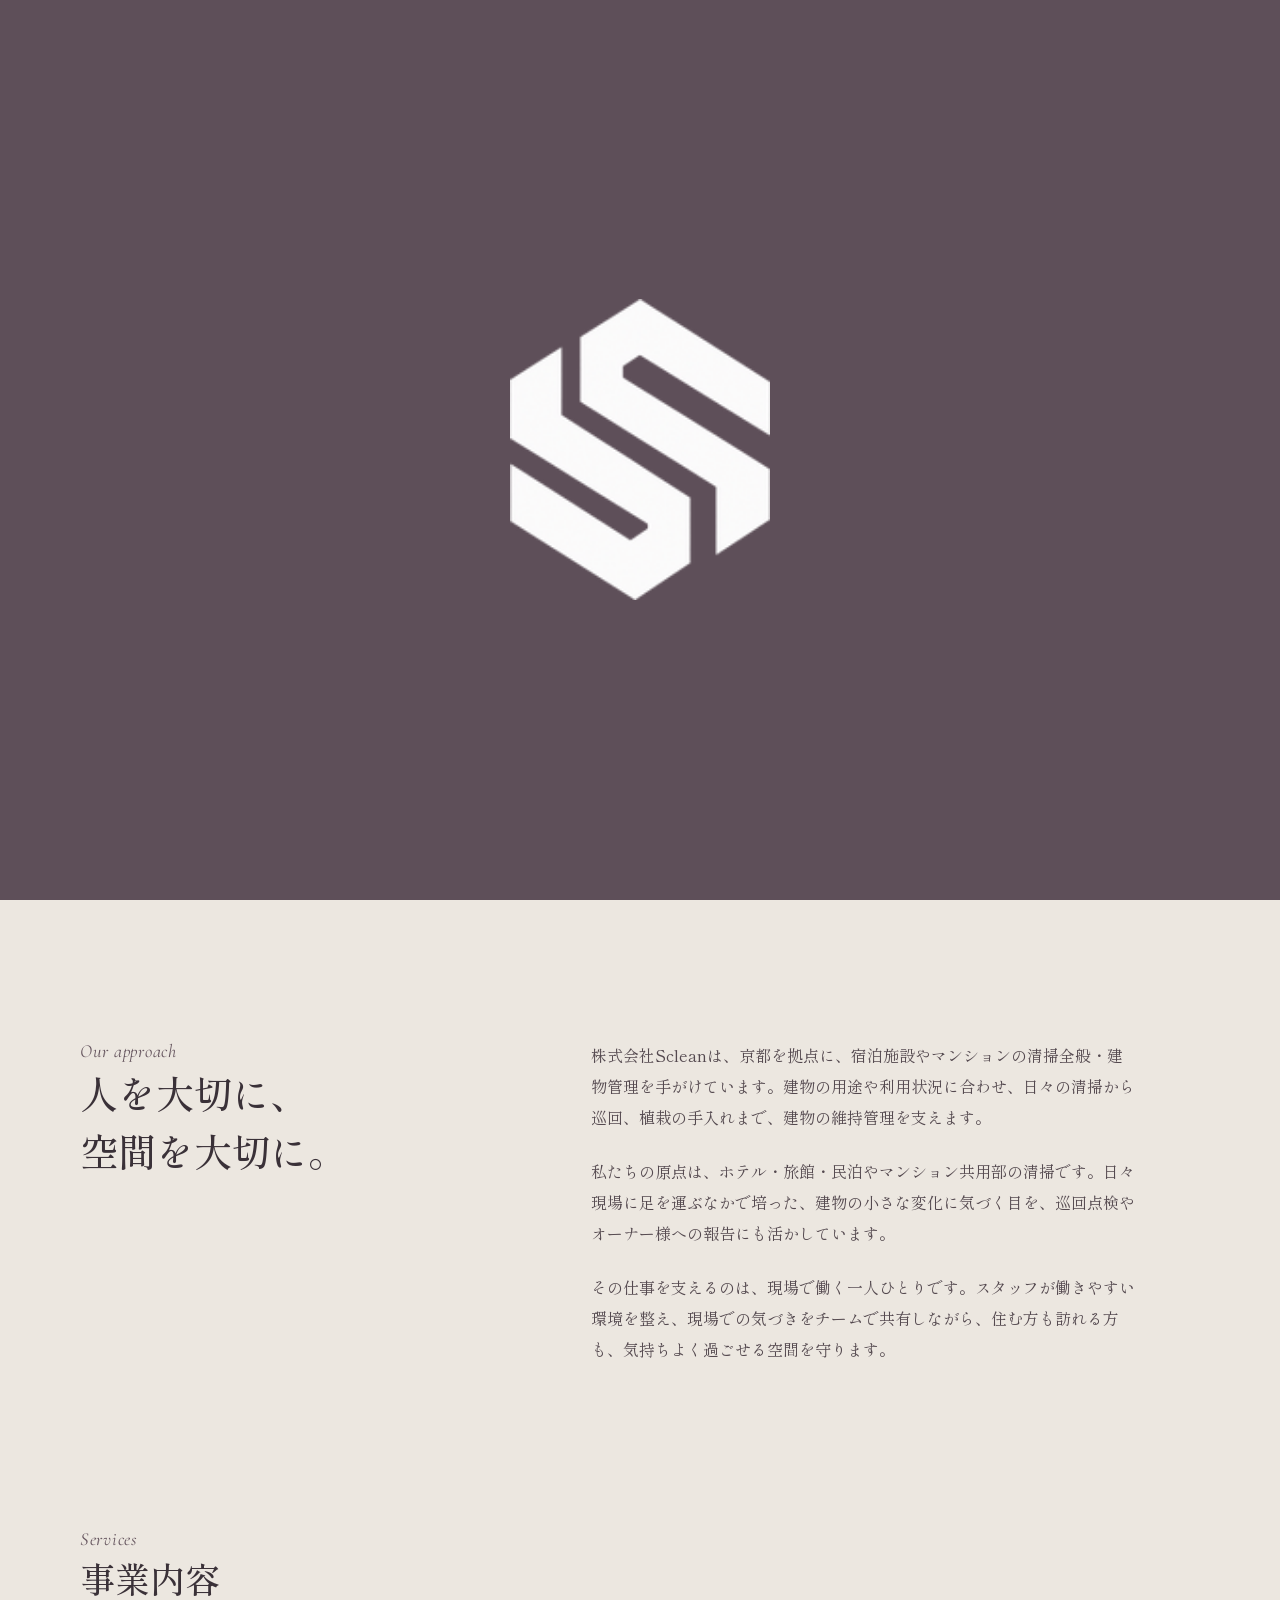
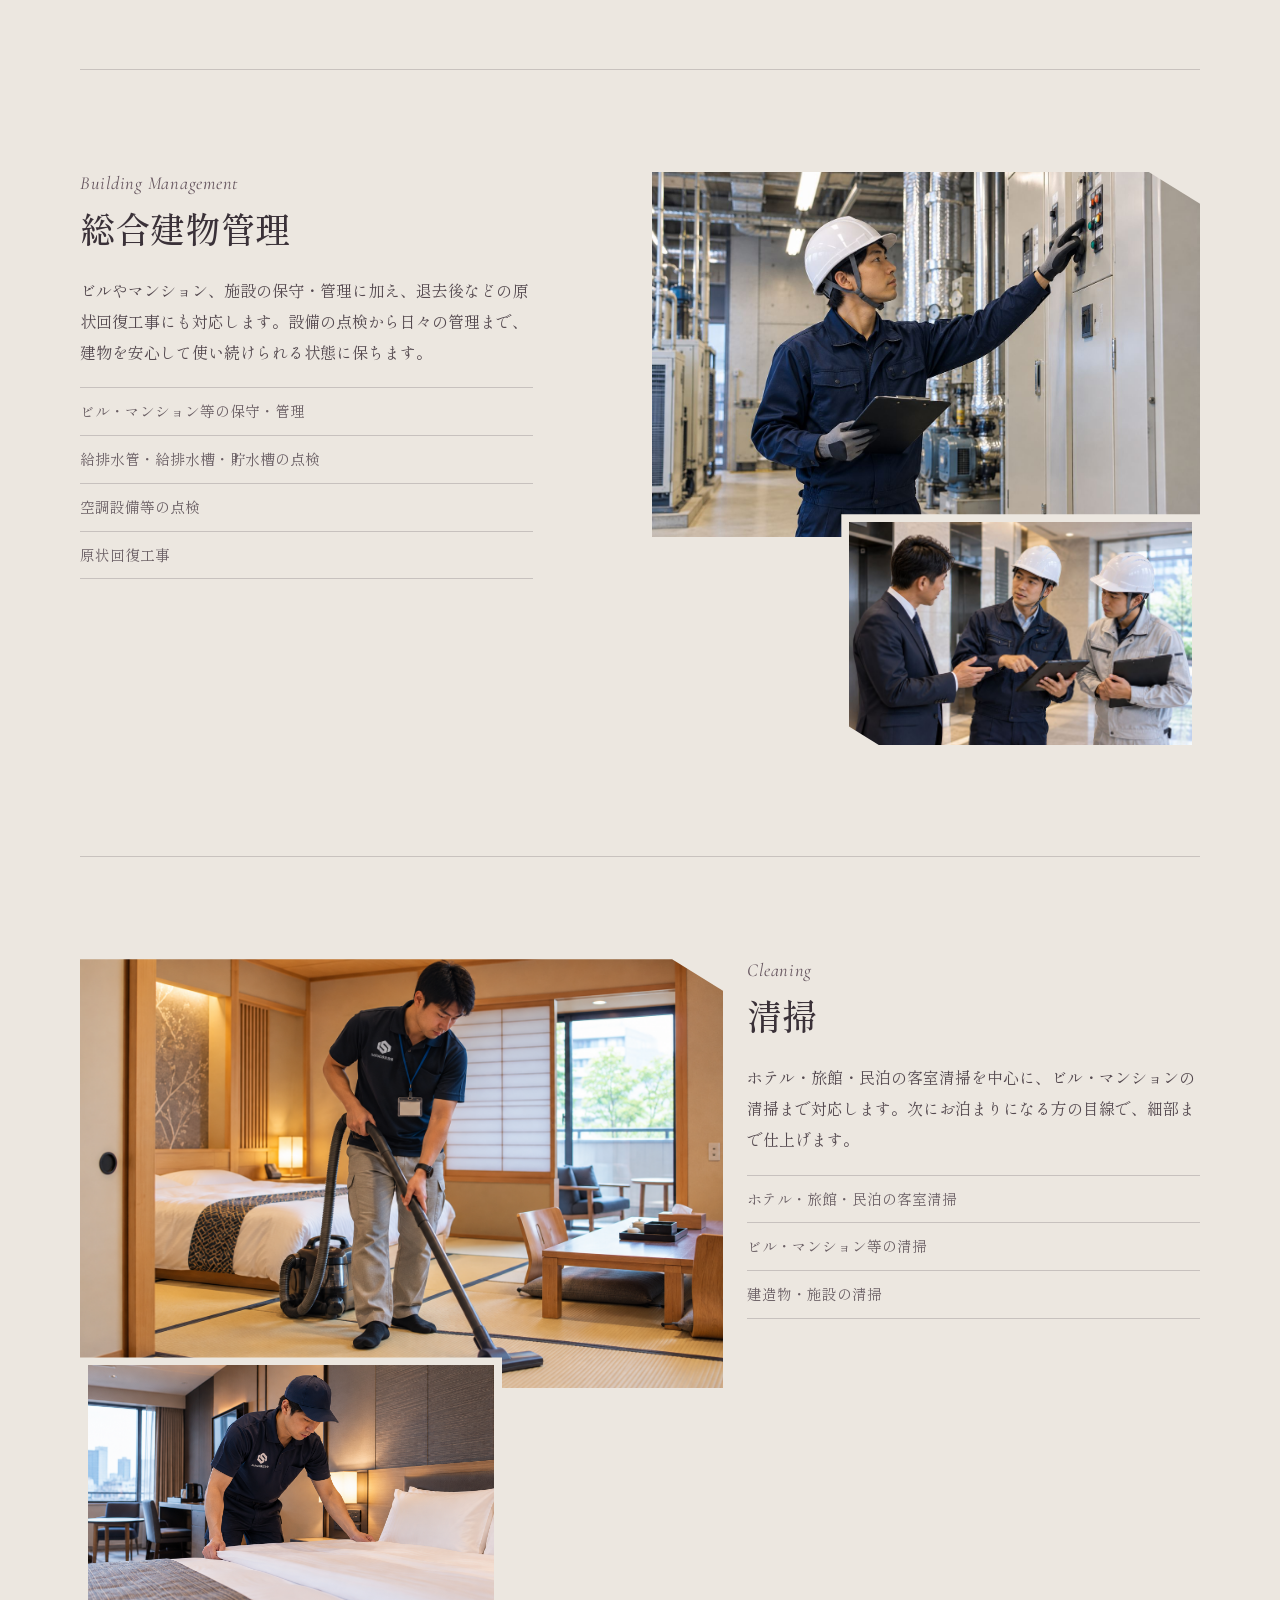
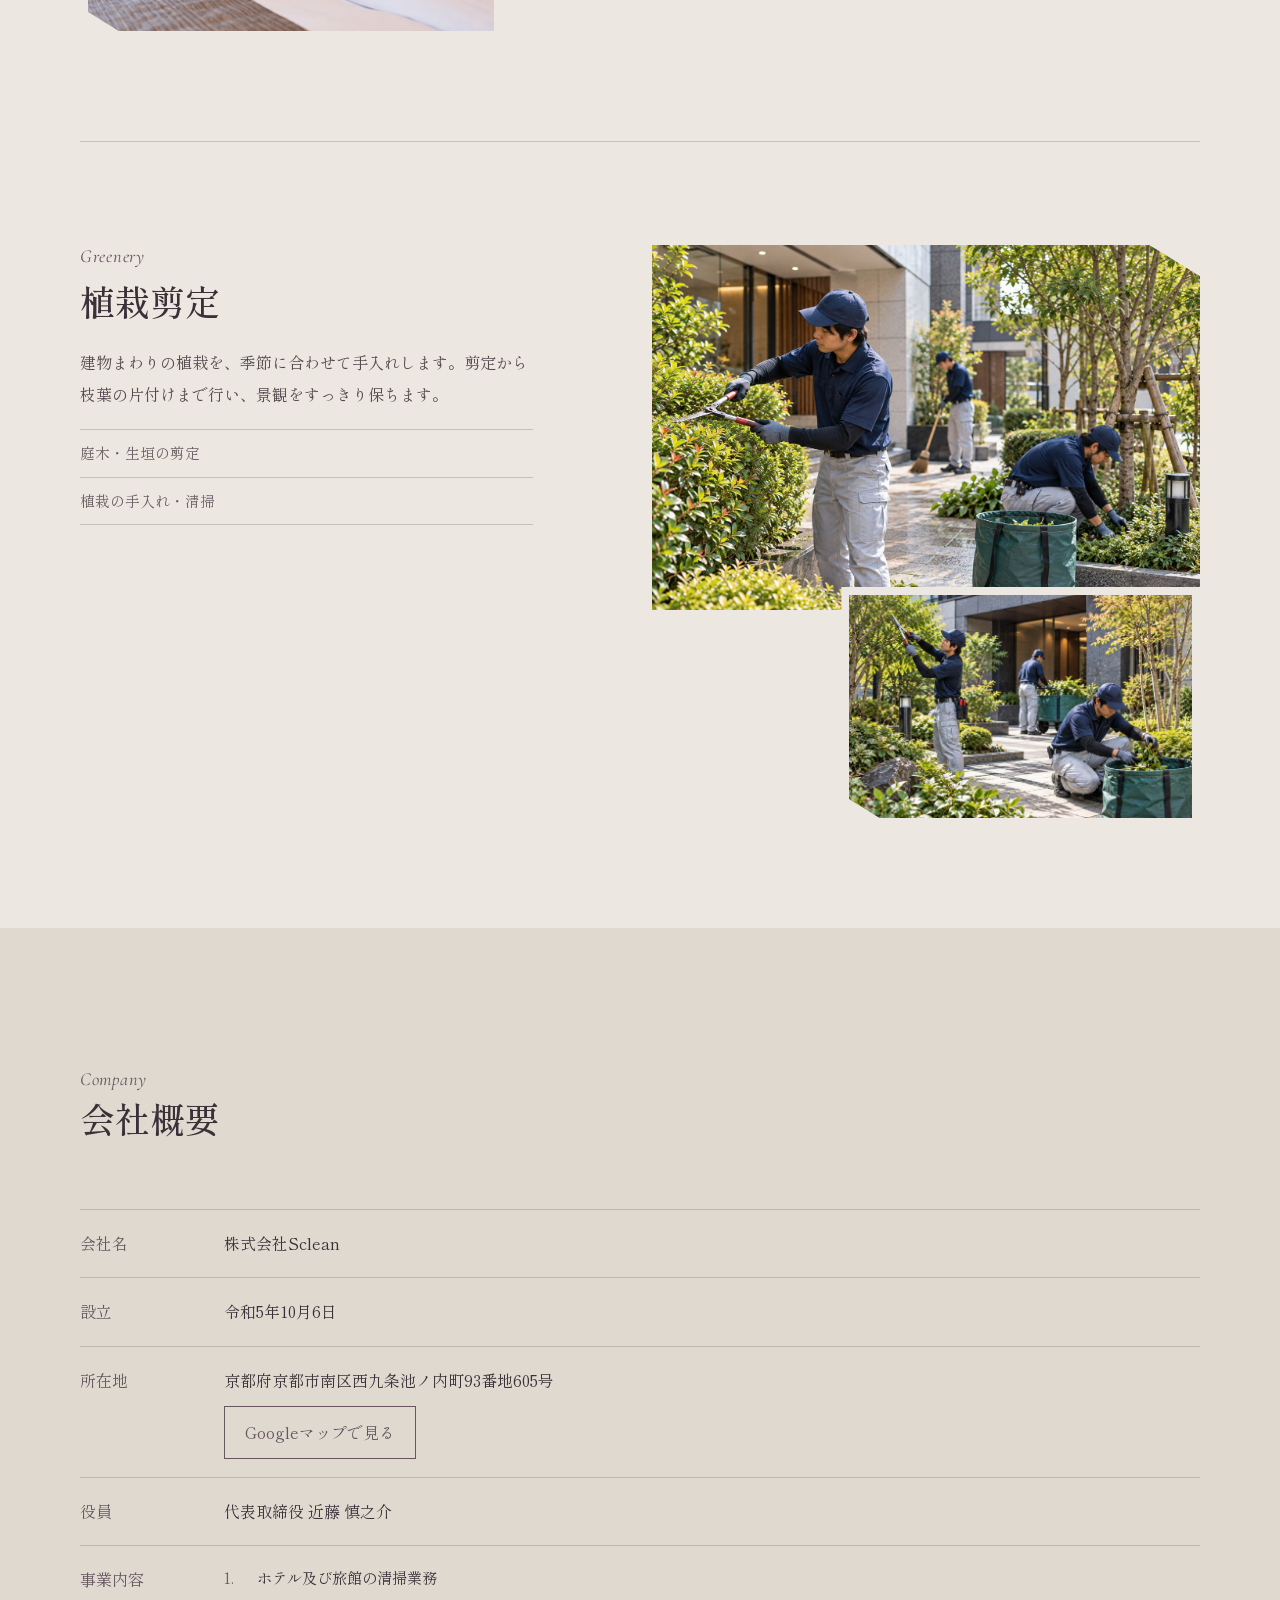
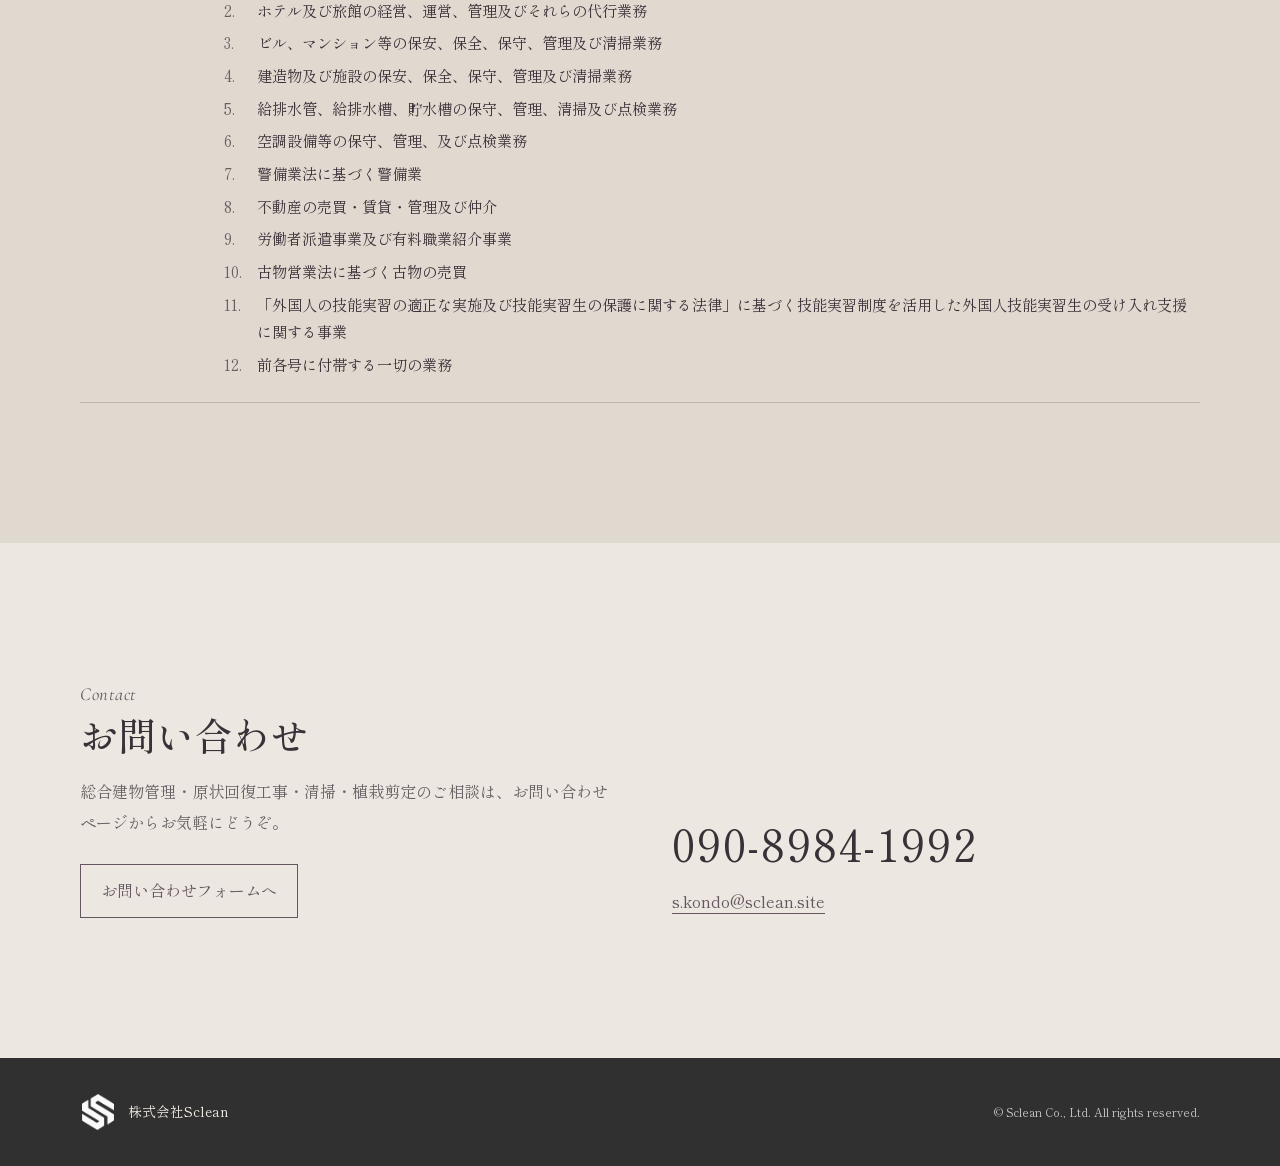
<file: index.html>
<!DOCTYPE html>

<html lang="ja">
<head>
<meta charset="utf-8"/>
<meta content="width=device-width, initial-scale=1, viewport-fit=cover" name="viewport"/>
<title>株式会社Sclean | 総合建物管理・清掃・植栽剪定</title>
<meta content="京都を拠点に、総合建物管理、原状回復工事、ホテル・旅館・民泊やマンションの清掃、植栽剪定まで。株式会社Scleanの公式サイトです。" name="description"/>
<link href="https://fonts.googleapis.com" rel="preconnect"/>
<link crossorigin="" href="https://fonts.gstatic.com" rel="preconnect"/>
<link href="https://fonts.googleapis.com/css2?family=Cormorant+Garamond:ital,wght@1,400;1,500&amp;family=Shippori+Mincho:wght@400;500;700&amp;display=swap" rel="stylesheet"/>
<link href="css/style.css" rel="stylesheet"/>
</head>
<body>
<div class="preloader" id="preloader">
<img alt="Sclean" class="preloader-logo" src="assets/images/logo.png"/>
</div>
<header id="top">
<a class="brand-name" href="index.html" aria-label="株式会社Sclean ホーム">株式会社Sclean</a>
<a class="brand-logo" href="index.html" aria-label="Sclean ホーム"><img src="assets/images/logo.png" alt="Sclean ロゴ"></a>
<button aria-controls="menu" aria-expanded="false" aria-label="メニューを開く" class="burger"><span></span><span></span><span></span></button>
</header>
<nav aria-label="メインメニュー" id="menu">
<a href="#concept"><small>Concept</small>私たちについて</a>
<a href="#management"><small>Building Management</small>総合建物管理</a>
<a href="#cleaning"><small>Cleaning</small>清掃</a>
<a href="#greenery"><small>Greenery</small>植栽剪定</a>
<a href="#company"><small>Company</small>会社概要</a>
<a href="recruit.html"><small>Recruit</small>採用情報</a><a href="contact.html"><small>Contact</small>お問い合わせ</a>
</nav>
<main>
<div class="hero">
<img alt="畳の客室を清掃するスタッフ" decoding="async" fetchpriority="high" src="assets/images/Kyoto Streetscape with Tower Views (1).png"/>
<div class="wrap">
<h1>あたりまえの場所を、<br/>心地よい空間へ。</h1>
<p>京都を拠点に、マンションや宿泊施設の建物管理を手がけるSclean。ホテル・旅館・民泊やマンションの共用部の清掃から始まり、建物の巡回点検や植栽の手入れへと、サービスの幅を広げてきました。</p>
</div>
<div class="scroll">Scroll</div>
</div>
<section class="concept" id="concept">
<div class="wrap grid">
<div>
<div class="en">Our approach</div>
<h2>人を大切に、<br/>空間を大切に。</h2>
</div>
<div>
<p>株式会社Scleanは、京都を拠点に、宿泊施設やマンションの清掃全般・建物管理を手がけています。建物の用途や利用状況に合わせ、日々の清掃から巡回、植栽の手入れまで、建物の維持管理を支えます。</p>
<p>私たちの原点は、ホテル・旅館・民泊やマンション共用部の清掃です。日々現場に足を運ぶなかで培った、建物の小さな変化に気づく目を、巡回点検やオーナー様への報告にも活かしています。</p>
<p>その仕事を支えるのは、現場で働く一人ひとりです。スタッフが働きやすい環境を整え、現場での気づきをチームで共有しながら、住む方も訪れる方も、気持ちよく過ごせる空間を守ります。</p>
</div>
</div>
</section>
<div class="wrap" style="padding-bottom:0"><div class="sec-head"><div class="en">Services</div><h2>事業内容</h2></div></div>
<div class="wrap">
<article class="service" id="management">
<div class="grid">
<div class="copy">
<div class="en">Building Management</div>
<h3>総合建物管理</h3>
<p>ビルやマンション、施設の保守・管理に加え、退去後などの原状回復工事にも対応します。設備の点検から日々の管理まで、建物を安心して使い続けられる状態に保ちます。</p>
<ul><li>ビル・マンション等の保守・管理</li><li>給排水管・給排水槽・貯水槽の点検</li><li>空調設備等の点検</li><li>原状回復工事</li></ul>
</div>
<div class="shots">
<figure class="a"><img alt="設備の制御盤を点検するスタッフ" decoding="async" loading="lazy" src="assets/images/b1.jpg"/></figure>
<figure class="b"><img alt="ロビーで打ち合わせをするスタッフと担当者" decoding="async" loading="lazy" src="assets/images/b2.jpg"/></figure>
</div>
</div>
</article>

<article class="service" id="cleaning">
<div class="grid">
<div class="copy">
<div class="en">Cleaning</div>
<h3>清掃</h3>
<p>ホテル・旅館・民泊の客室清掃を中心に、ビル・マンションの清掃まで対応します。次にお泊まりになる方の目線で、細部まで仕上げます。</p>
<ul><li>ホテル・旅館・民泊の客室清掃</li><li>ビル・マンション等の清掃</li><li>建造物・施設の清掃</li></ul>
</div>
<div class="shots">
<figure class="a"><img alt="畳の客室に掃除機をかけるスタッフ" decoding="async" loading="lazy" src="assets/images/c1.png"/></figure>
<figure class="b"><img alt="ホテルのベッドを整えるスタッフ" decoding="async" loading="lazy" src="assets/images/c2.png"/></figure>
</div>
</div>
</article>
<article class="service" id="greenery">
<div class="grid">
<div class="copy">
<div class="en">Greenery</div>
<h3>植栽剪定</h3>
<p>建物まわりの植栽を、季節に合わせて手入れします。剪定から枝葉の片付けまで行い、景観をすっきり保ちます。</p>
<ul><li>庭木・生垣の剪定</li><li>植栽の手入れ・清掃</li></ul>
</div>
<div class="shots">
<figure class="a"><img alt="生垣を刈り込むスタッフ" decoding="async" loading="lazy" src="assets/images/g2.jpg"/></figure>
<figure class="b"><img alt="剪定した枝葉を袋に集めるスタッフ" decoding="async" loading="lazy" src="assets/images/g1.jpg"/></figure>
</div>
</div>
</article>
</div>
<section class="profile" id="company">
<div class="wrap">
<div class="sec-head"><div class="en">Company</div><h2>会社概要</h2></div>
<dl>
<dt>会社名</dt><dd>株式会社Sclean</dd>
<dt>設立</dt><dd>令和5年10月6日</dd>
<dt>所在地</dt><dd>京都府京都市南区西九条池ノ内町93番地605号<br/><a class="access-link" href="https://www.google.com/maps/search/?api=1&amp;query=%E4%BA%AC%E9%83%BD%E5%BA%9C%E4%BA%AC%E9%83%BD%E5%B8%82%E5%8D%97%E5%8C%BA%E8%A5%BF%E4%B9%9D%E6%9D%A1%E6%B1%A0%E3%83%8E%E5%86%85%E7%94%BA93" rel="noopener" target="_blank">Googleマップで見る</a></dd>
<dt>役員</dt><dd>代表取締役 近藤 慎之介</dd>
<dt>事業内容</dt>
<dd><ol>
<li>ホテル及び旅館の清掃業務</li>
<li>ホテル及び旅館の経営、運営、管理及びそれらの代行業務</li>
<li>ビル、マンション等の保安、保全、保守、管理及び清掃業務</li>
<li>建造物及び施設の保安、保全、保守、管理及び清掃業務</li>
<li>給排水管、給排水槽、貯水槽の保守、管理、清掃及び点検業務</li>
<li>空調設備等の保守、管理、及び点検業務</li>
<li>警備業法に基づく警備業</li>
<li>不動産の売買・賃貸・管理及び仲介</li>
<li>労働者派遣事業及び有料職業紹介事業</li>
<li>古物営業法に基づく古物の売買</li>
<li>「外国人の技能実習の適正な実施及び技能実習生の保護に関する法律」に基づく技能実習制度を活用した外国人技能実習生の受け入れ支援に関する事業</li>
<li>前各号に付帯する一切の業務</li>
</ol></dd>
</dl>
</div>
</section>
<section class="contact" id="contact">
<div class="wrap box">
<div>
<div class="en">Contact</div>
<h2>お問い合わせ</h2>
<p style="color:var(--mute);margin-top:12px">総合建物管理・原状回復工事・清掃・植栽剪定のご相談は、お問い合わせページからお気軽にどうぞ。</p><a class="access-link" href="contact.html">お問い合わせフォームへ</a>
</div>
<div>
<a aria-label="電話する: 090-8984-1992" class="tel" href="tel:09089841992">090-8984-1992</a>
<a aria-label="メールを送る: s.kondo@sclean.site" class="mail" href="mailto:s.kondo@sclean.site">s.kondo@sclean.site</a>
</div>
</div>
</section>
</main>
<footer>
<div class="wrap">
<div class="footer-brand"><img alt="" src="assets/images/logo.png"/><span>株式会社Sclean</span></div>
<small>© Sclean Co., Ltd. All rights reserved.</small>
</div>
</footer>
<script defer="" src="js/main.js"></script>
</body>
</html>
</file>
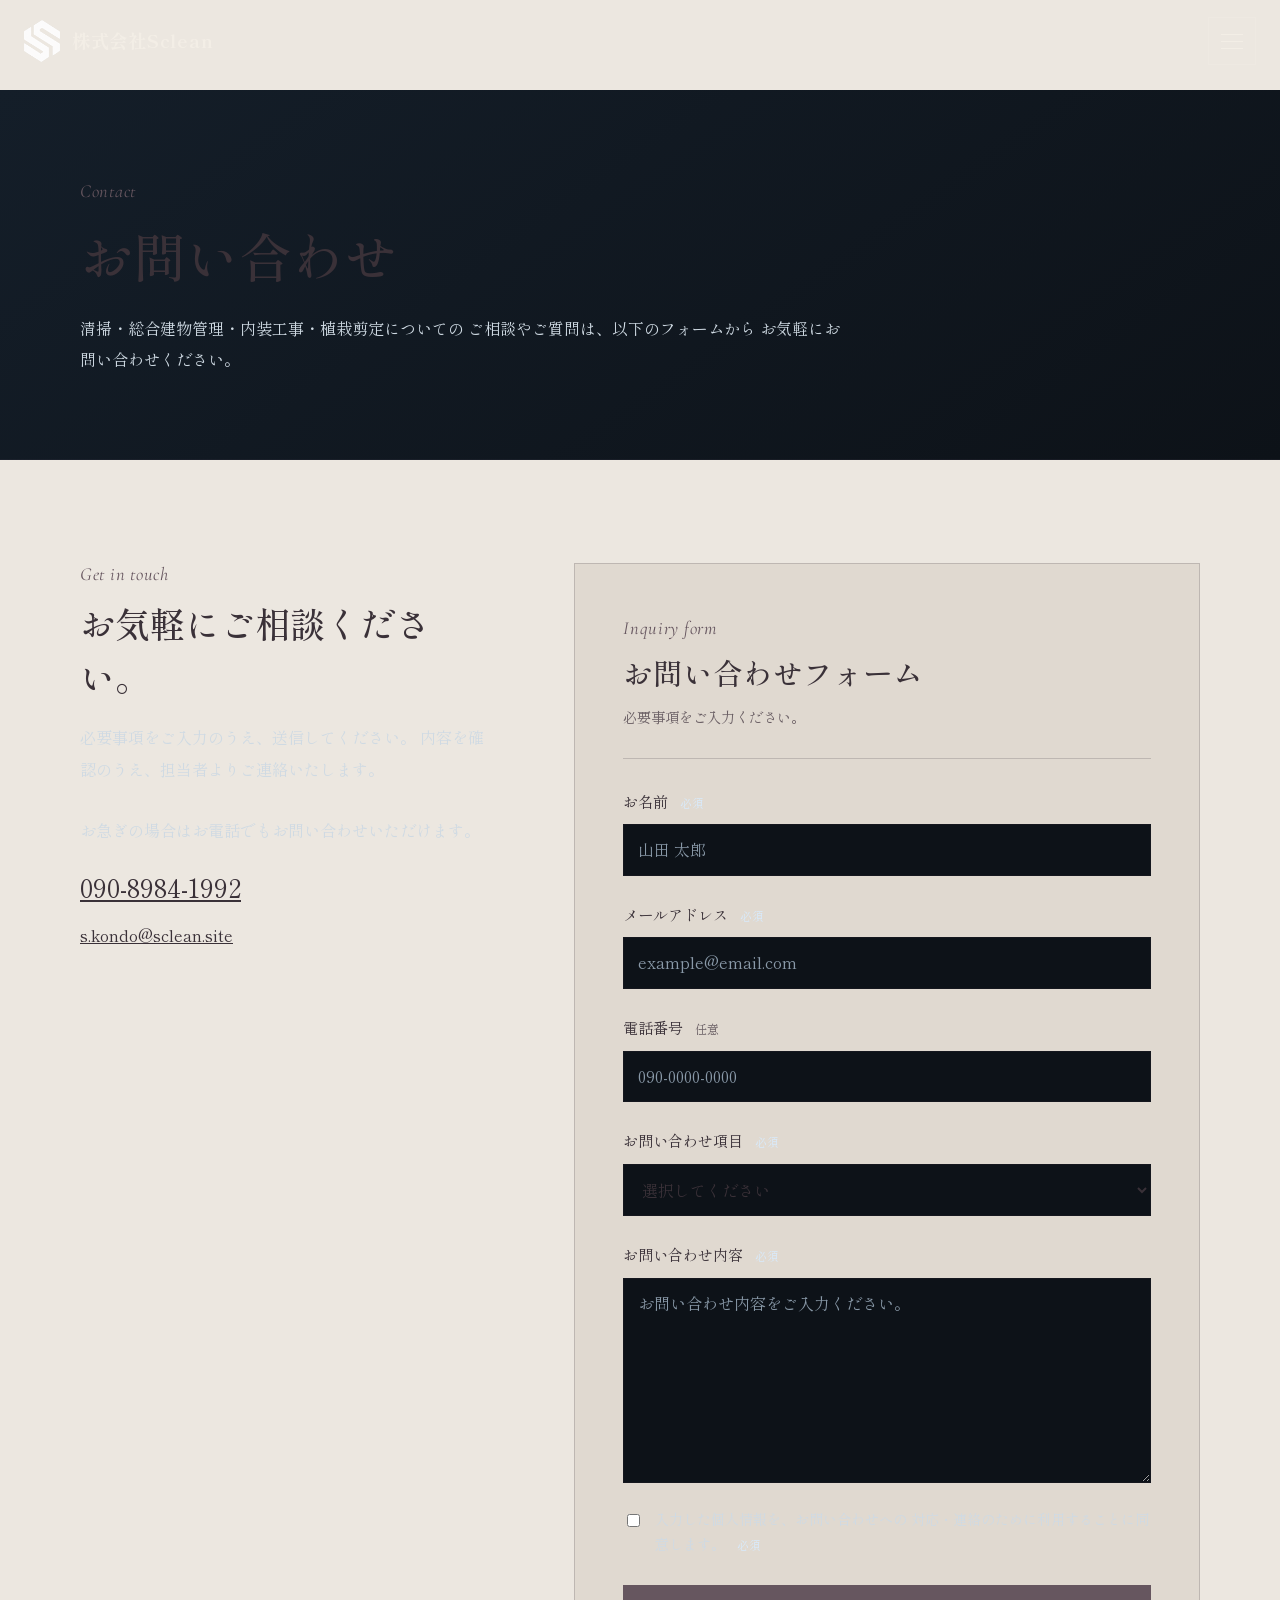
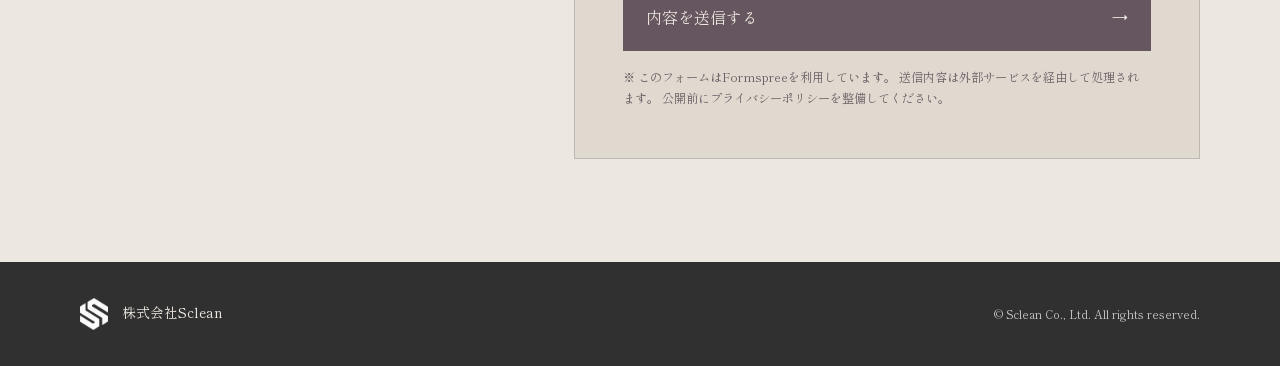
<file: contact.html>
<!DOCTYPE html>
<html lang="ja">
<head>
  <meta charset="UTF-8">
  <meta
    name="viewport"
    content="width=device-width, initial-scale=1, viewport-fit=cover"
  >
  <meta
    name="description"
    content="株式会社Scleanへのお問い合わせ。清掃・総合建物管理・内装工事・植栽剪定のご相談はこちらから。"
  >

  <title>お問い合わせ | 株式会社Sclean</title>

  <!-- Google Fonts -->
  <link rel="preconnect" href="https://fonts.googleapis.com">
  <link
    rel="preconnect"
    href="https://fonts.gstatic.com"
    crossorigin
  >
  <link
    href="https://fonts.googleapis.com/css2?family=Cormorant+Garamond:ital,wght@1,400;1,500&family=Shippori+Mincho:wght@400;500;700&display=swap"
    rel="stylesheet"
  >

  <!-- CSS -->
  <link rel="stylesheet" href="css/style.css">
  <link rel="stylesheet" href="css/forms.css">
</head>

<body>

  <!-- =========================
       HEADER
  ========================== -->
  <header id="top" class="solid">
    <a
      href="index.html"
      class="brand"
      aria-label="株式会社Sclean トップへ"
    >
      <img src="assets/images/logo.png" alt="" width="36">
      <span>株式会社Sclean</span>
    </a>

    <button
      class="burger"
      aria-controls="menu"
      aria-expanded="false"
      aria-label="メニューを開く"
    >
      <span></span>
      <span></span>
      <span></span>
    </button>
  </header>

  <!-- =========================
       NAVIGATION
  ========================== -->
  <nav id="menu" aria-label="メインメニュー">
    <a href="index.html">
      <small>Home</small>
      ホーム
    </a>

    <a href="index.html#concept">
      <small>Concept</small>
      私たちについて
    </a>

    <a href="index.html#cleaning">
      <small>Services</small>
      事業内容
    </a>

    <a href="index.html#company">
      <small>Company</small>
      会社概要
    </a>

    <a href="recruit.html">
      <small>Recruit</small>
      採用情報
    </a>

    <a href="contact.html" aria-current="page">
      <small>Contact</small>
      お問い合わせ
    </a>
  </nav>

  <!-- =========================
       MAIN
  ========================== -->
  <main class="inner-page">

    <!-- PAGE INTRO -->
    <section class="inner-intro">
      <div class="wrap">
        <div class="en">Contact</div>

        <h1>お問い合わせ</h1>

        <p>
          清掃・総合建物管理・内装工事・植栽剪定についての
          ご相談やご質問は、以下のフォームから
          お気軽にお問い合わせください。
        </p>
      </div>
    </section>

    <!-- =========================
         CONTACT SECTION
    ========================== -->
    <section class="inquiry-section">
      <div class="wrap inquiry-grid">

        <!-- CONTACT INFORMATION -->
        <div>
          <div class="en">Get in touch</div>

          <h2>お気軽にご相談ください。</h2>

          <p>
            必要事項をご入力のうえ、送信してください。
            内容を確認のうえ、担当者よりご連絡いたします。
          </p>

          <p class="inquiry-note">
            お急ぎの場合はお電話でもお問い合わせいただけます。
          </p>

          <a class="tel" href="tel:09089841992">
            090-8984-1992
          </a>

          <a class="mail" href="mailto:s.kondo@sclean.site">
            s.kondo@sclean.site
          </a>
        </div>

        <!-- =========================
             CONTACT FORM
        ========================== -->
        <div class="form-panel">

          <div class="form-title">
            <span class="en">Inquiry form</span>
            <h2>お問い合わせフォーム</h2>
            <p>必要事項をご入力ください。</p>
          </div>

          
        <form
        action="https://formspree.io/f/moeeboop"
        method="POST"
        accept-charset="UTF-8"
        >


            <input
              type="hidden"
              name="_subject"
              value="【Sclean】ホームページからのお問い合わせ"
            >

            <!-- NAME -->
            <div class="form-field">
              <label for="full-name">
                お名前
                <span class="required">必須</span>
              </label>

              <input
                type="text"
                id="full-name"
                name="name"
                placeholder="山田 太郎"
                autocomplete="name"
                maxlength="100"
                required
              >
            </div>

            <!-- EMAIL -->
            <div class="form-field">
              <label for="email">
                メールアドレス
                <span class="required">必須</span>
              </label>

              <input
                type="email"
                id="email"
                name="email"
                placeholder="example@email.com"
                autocomplete="email"
                maxlength="254"
                required
              >
            </div>

            <!-- PHONE -->
            <div class="form-field">
              <label for="phone">
                電話番号
                <span class="optional">任意</span>
              </label>

              <input
                type="tel"
                id="phone"
                name="phone"
                placeholder="090-0000-0000"
                autocomplete="tel"
                maxlength="30"
              >
            </div>

            <!-- INQUIRY CATEGORY -->
            <div class="form-field">
              <label for="inquiry-type">
                お問い合わせ項目
                <span class="required">必須</span>
              </label>

              <select
                id="inquiry-type"
                name="inquiry_type"
                required
              >
                <option value="" disabled selected>
                  選択してください
                </option>

                <option value="清掃について">
                  清掃について
                </option>

                <option value="総合建物管理について">
                  総合建物管理について
                </option>

                <option value="内装工事について">
                  内装工事について
                </option>

                <option value="植栽剪定について">
                  植栽剪定について
                </option>

                <option value="採用について">
                  採用について
                </option>

                <option value="その他">
                  その他
                </option>
              </select>
            </div>

            <!-- MESSAGE -->
            <div class="form-field">
              <label for="message">
                お問い合わせ内容
                <span class="required">必須</span>
              </label>

              <textarea
                id="message"
                name="message"
                placeholder="お問い合わせ内容をご入力ください。"
                rows="7"
                maxlength="5000"
                required
              ></textarea>
            </div>

            <!-- PRIVACY CONSENT -->
            <label class="consent">
              <input
                type="checkbox"
                name="privacy_consent"
                value="agreed"
                required
              >

              <span>
                入力した個人情報を、お問い合わせへの
                対応・連絡のために利用することに同意します。
                <span class="required">必須</span>
              </span>
            </label>

            <!-- SUBMIT BUTTON -->
            <button class="submit-btn" type="submit">
              内容を送信する
              <span aria-hidden="true">→</span>
            </button>

            <p class="form-footnote">
              ※ このフォームはFormspreeを利用しています。
              送信内容は外部サービスを経由して処理されます。
              公開前にプライバシーポリシーを整備してください。
            </p>

          </form>
        </div>

      </div>
    </section>

  </main>

  <!-- =========================
       FOOTER
  ========================== -->
  <footer>
    <div class="wrap">
      <span>
        <img
          src="assets/images/logo.png"
          alt=""
          width="28"
        >
        株式会社Sclean
      </span>

      <small>
        © Sclean Co., Ltd. All rights reserved.
      </small>
    </div>
  </footer>

  <!-- JAVASCRIPT -->
  <script src="js/main.js" defer></script>

</body>
</html>
</file>
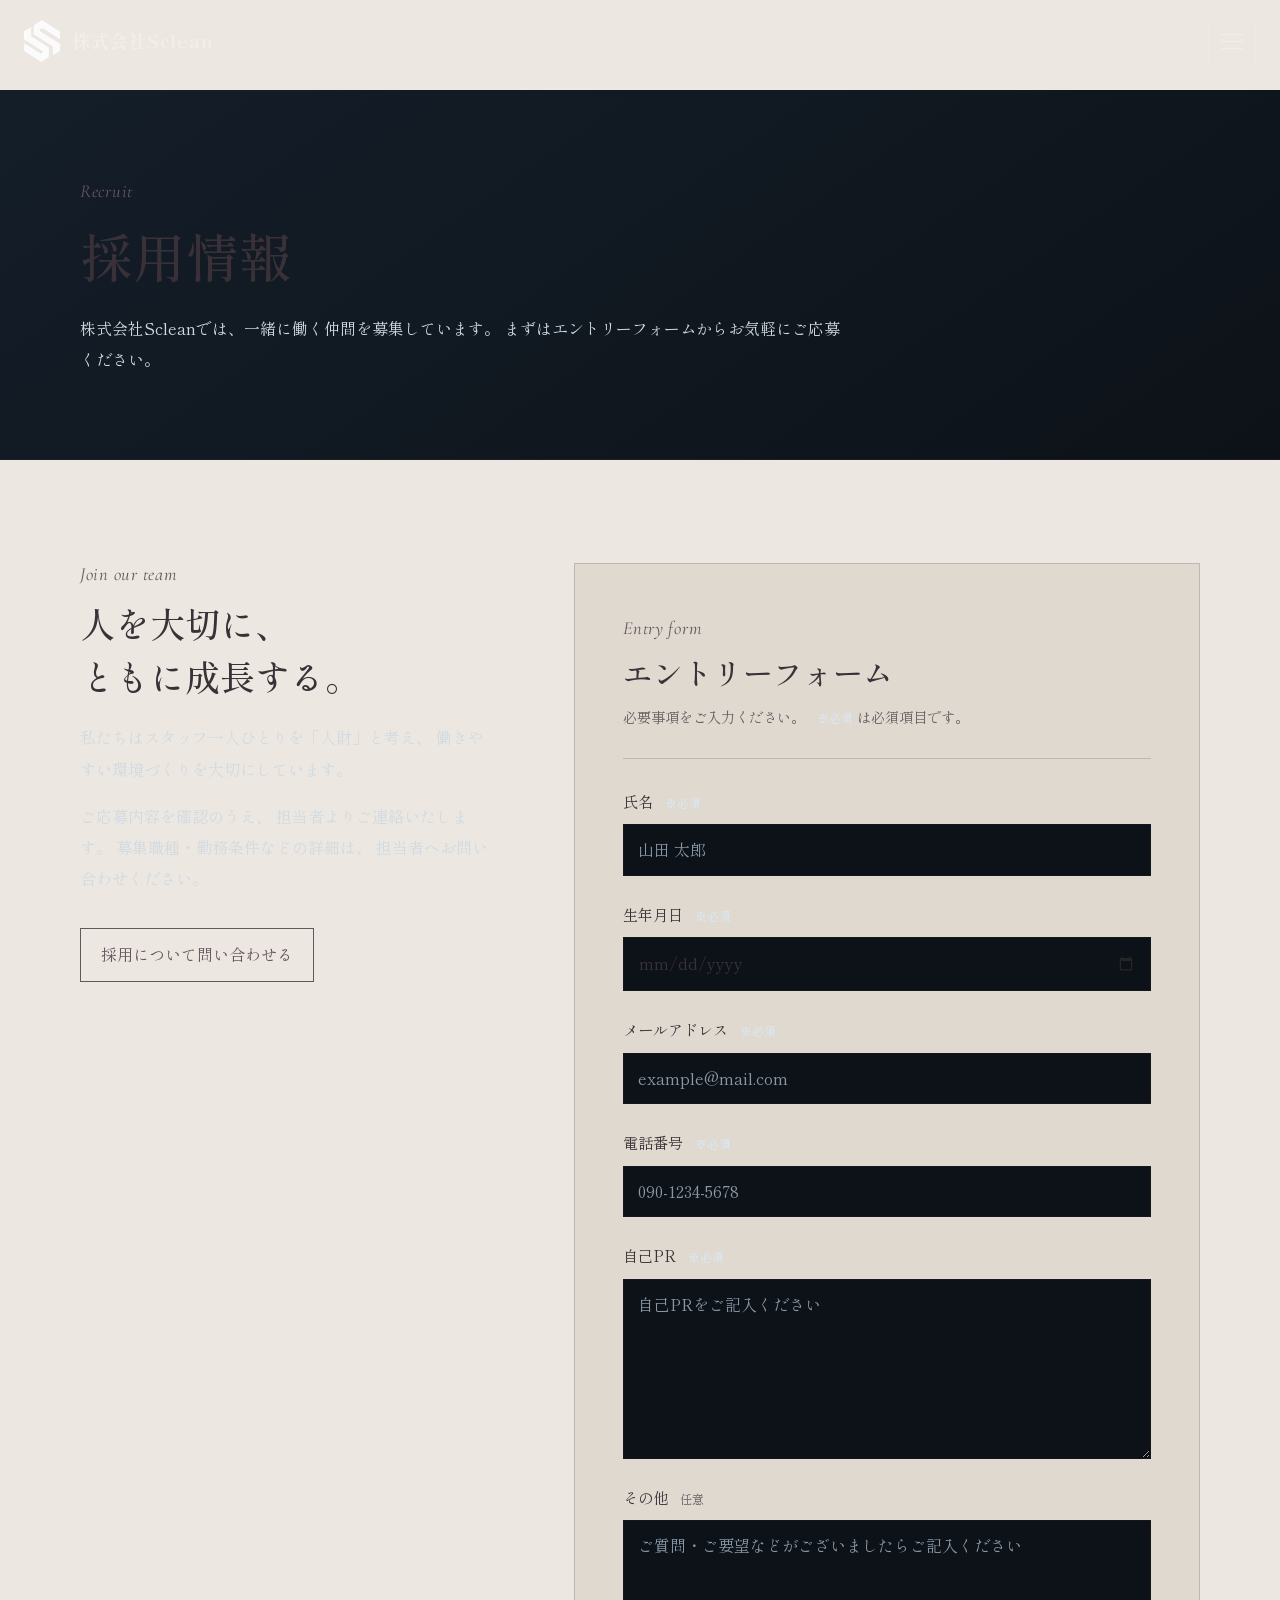
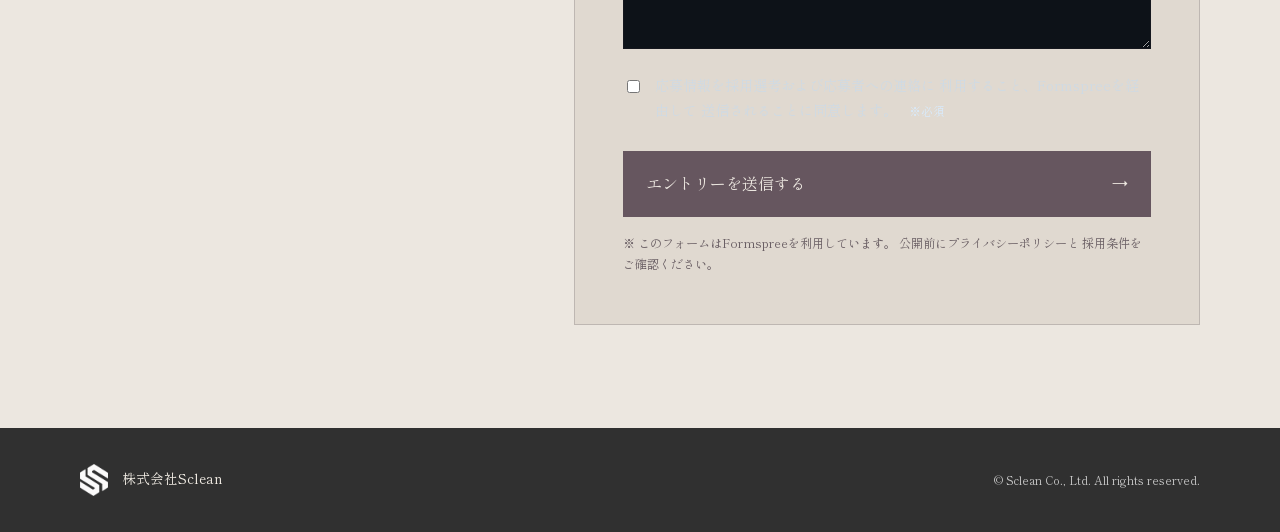
<file: recruit.html>
<!DOCTYPE html>
<html lang="ja">

<head>
  <meta charset="UTF-8">
  <meta
    name="viewport"
    content="width=device-width, initial-scale=1, viewport-fit=cover"
  >
  <meta
    name="description"
    content="株式会社Scleanの採用情報・エントリーフォーム。京都で働きたい方のご応募をお待ちしています。"
  >

  <title>採用情報・エントリー | 株式会社Sclean</title>

  <!-- Google Fonts -->
  <link rel="preconnect" href="https://fonts.googleapis.com">
  <link
    rel="preconnect"
    href="https://fonts.gstatic.com"
    crossorigin
  >
  <link
    href="https://fonts.googleapis.com/css2?family=Cormorant+Garamond:ital,wght@1,400;1,500&family=Shippori+Mincho:wght@400;500;700&display=swap"
    rel="stylesheet"
  >

  <!-- CSS -->
  <link rel="stylesheet" href="css/style.css">
  <link rel="stylesheet" href="css/forms.css">
</head>

<body>

  <!-- =========================
       HEADER
  ========================== -->
  <header id="top" class="solid">
    <a
      href="index.html"
      class="brand"
      aria-label="株式会社Sclean トップへ"
    >
      <img src="assets/images/logo.png" alt="" width="36">
      <span>株式会社Sclean</span>
    </a>

    <button
      class="burger"
      aria-controls="menu"
      aria-expanded="false"
      aria-label="メニューを開く"
    >
      <span></span>
      <span></span>
      <span></span>
    </button>
  </header>

  <!-- =========================
       NAVIGATION
  ========================== -->
  <nav id="menu" aria-label="メインメニュー">

    <a href="index.html">
      <small>Home</small>
      ホーム
    </a>

    <a href="index.html#concept">
      <small>Concept</small>
      私たちについて
    </a>

    <a href="index.html#cleaning">
      <small>Services</small>
      事業内容
    </a>

    <a href="index.html#company">
      <small>Company</small>
      会社概要
    </a>

    <a href="recruit.html" aria-current="page">
      <small>Recruit</small>
      採用情報
    </a>

    <a href="contact.html">
      <small>Contact</small>
      お問い合わせ
    </a>

  </nav>

  <!-- =========================
       MAIN CONTENT
  ========================== -->
  <main class="inner-page">

    <!-- PAGE INTRO -->
    <section class="inner-intro">
      <div class="wrap">

        <div class="en">Recruit</div>

        <h1>採用情報</h1>

        <p>
          株式会社Scleanでは、一緒に働く仲間を募集しています。
          まずはエントリーフォームからお気軽にご応募ください。
        </p>

      </div>
    </section>

    <!-- =========================
         RECRUITMENT SECTION
    ========================== -->
    <section class="inquiry-section">
      <div class="wrap inquiry-grid">

        <!-- RECRUITMENT INFORMATION -->
        <div class="inquiry-aside">

          <div class="en">Join our team</div>

          <h2>
            人を大切に、<br>
            ともに成長する。
          </h2>

          <p>
            私たちはスタッフ一人ひとりを「人財」と考え、
            働きやすい環境づくりを大切にしています。
          </p>

          <p>
            ご応募内容を確認のうえ、
            担当者よりご連絡いたします。
            募集職種・勤務条件などの詳細は、
            担当者へお問い合わせください。
          </p>

          <a class="access-link" href="contact.html">
            採用について問い合わせる
          </a>

        </div>

        <!-- =========================
             RECRUITMENT FORM
        ========================== -->
        <div class="form-panel">

          <div class="form-title">
            <span class="en">Entry form</span>
            <h2>エントリーフォーム</h2>

            <p>
              必要事項をご入力ください。
              <span class="required">※必須</span>
              は必須項目です。
            </p>
          </div>

          <!-- FORMSPREE RECRUITMENT ENDPOINT -->
          <form
            action="https://formspree.io/f/xoeerpzv"
            method="POST"
            accept-charset="UTF-8"
          >

            <!-- HIDDEN FIELDS -->
            <input
              type="hidden"
              name="_subject"
              value="【Sclean】採用エントリー"
            >

            <input
              type="hidden"
              name="form_type"
              value="recruitment"
            >

            <!-- FULL NAME -->
            <div class="form-field">
              <label for="applicant-name">
                氏名
                <span class="required">※必須</span>
              </label>

              <input
                type="text"
                id="applicant-name"
                name="name"
                placeholder="山田 太郎"
                autocomplete="name"
                maxlength="100"
                required
              >
            </div>

            <!-- DATE OF BIRTH -->
            <div class="form-field">
              <label for="birthday">
                生年月日
                <span class="required">※必須</span>
              </label>

              <input
                type="date"
                id="birthday"
                name="birth_date"
                autocomplete="bday"
                required
              >
            </div>

            <!-- EMAIL -->
            <div class="form-field">
              <label for="applicant-email">
                メールアドレス
                <span class="required">※必須</span>
              </label>

              <input
                type="email"
                id="applicant-email"
                name="email"
                placeholder="example@mail.com"
                autocomplete="email"
                maxlength="254"
                required
              >
            </div>

            <!-- PHONE NUMBER -->
            <div class="form-field">
              <label for="applicant-phone">
                電話番号
                <span class="required">※必須</span>
              </label>

              <input
                type="tel"
                id="applicant-phone"
                name="phone"
                placeholder="090-1234-5678"
                autocomplete="tel"
                maxlength="30"
                required
              >
            </div>

            <!-- SELF INTRODUCTION -->
            <div class="form-field">
              <label for="self-pr">
                自己PR
                <span class="required">※必須</span>
              </label>

              <textarea
                id="self-pr"
                name="self_pr"
                placeholder="自己PRをご記入ください"
                rows="6"
                maxlength="5000"
                required
              ></textarea>
            </div>

            <!-- OTHER INFORMATION -->
            <div class="form-field">
              <label for="other">
                その他
                <span class="optional">任意</span>
              </label>

              <textarea
                id="other"
                name="other"
                placeholder="ご質問・ご要望などがございましたらご記入ください"
                rows="4"
                maxlength="5000"
              ></textarea>
            </div>

            <!-- PRIVACY CONSENT -->
            <label class="consent">

              <input
                type="checkbox"
                name="privacy_consent"
                value="agreed"
                required
              >

              <span>
                応募情報を採用選考および応募者への連絡に
                利用すること、Formspreeを経由して
                送信されることに同意します。
                <span class="required">※必須</span>
              </span>

            </label>

            <!-- SUBMIT BUTTON -->
            <button class="submit-btn" type="submit">
              エントリーを送信する
              <span aria-hidden="true">→</span>
            </button>

            <!-- FORM NOTE -->
            <p class="form-footnote">
              ※ このフォームはFormspreeを利用しています。
              公開前にプライバシーポリシーと
              採用条件をご確認ください。
            </p>

          </form>
        </div>

      </div>
    </section>

  </main>

  <!-- =========================
       FOOTER
  ========================== -->
  <footer>
    <div class="wrap">

      <span>
        <img
          src="assets/images/logo.png"
          alt=""
          width="28"
        >
        株式会社Sclean
      </span>

      <small>
        © Sclean Co., Ltd. All rights reserved.
      </small>

    </div>
  </footer>

  <!-- JAVASCRIPT -->
  <script src="js/main.js" defer></script>

</body>
</html>
</file>
<file: css/style.css>
:root{
  color-scheme:light;
  --ink:#ece7e0; --panel:#e0d9d0; --line:rgba(58,49,56,.2);
  --mauve:#5e4f59; --cream:#f3eee6; --text-soft:#54494f;
  --text:#3a3138; --mute:#6a5f64; --blue:#66565f; --blue-d:#4b3e47;
  --serif:"Shippori Mincho","Hiragino Mincho ProN","Yu Mincho",serif;
  --en:"Cormorant Garamond","Times New Roman",serif;
  --cut:clamp(28px,4vw,64px);
  box-sizing:border-box; padding-top:env(safe-area-inset-top,0px); padding-bottom:env(safe-area-inset-bottom,0px);
}
html{scroll-behavior:smooth;scroll-padding-top:calc(env(safe-area-inset-top,0px) + 72px)}
*,*::before,*::after{box-sizing:inherit}
body{margin:0;background:var(--ink);color:var(--text);font-family:var(--serif);line-height:1.95;font-size:16px;-webkit-font-smoothing:antialiased}
img{display:block;max-width:100%}
a{color:inherit}
:focus-visible{outline:2px solid var(--blue);outline-offset:3px}
.en{font-family:var(--en);font-style:italic;color:var(--blue);font-size:1.15rem;letter-spacing:.04em;line-height:1.3}
h1,h2,h3{font-weight:500;margin:0;line-height:1.5}
.wrap{width:min(1120px,100% - 48px);margin-inline:auto}

/* header */
header{position:fixed;inset:0 0 auto 0;z-index:30;display:flex;align-items:center;justify-content:space-between;
  padding:calc(env(safe-area-inset-top,0px) + 14px) 24px 14px;transition:background .3s}


/* Header and footer — charcoal theme */
header.solid,
header.menu-active {
  background: rgba(48, 48, 48, 0.97);
  backdrop-filter: blur(8px);
}


.brand{display:flex;align-items:center;gap:12px;text-decoration:none;font-size:1.15rem;letter-spacing:.04em}
.brand img {
  width: 36px;
  height: auto;
  max-height: 48px;
  object-fit: contain;
  flex-shrink: 0;
}
.burger{width:48px;height:48px;border:1px solid rgba(243,238,230,.4);background:transparent;color:var(--cream);cursor:pointer;display:grid;place-content:center;gap:6px}
.burger span{display:block;width:22px;height:1px;background:currentColor;transition:transform .25s,opacity .25s}
.burger[aria-expanded=true] span:nth-child(1){transform:translateY(7px) rotate(25deg)}
.burger[aria-expanded=true] span:nth-child(2){opacity:0}
.burger[aria-expanded=true] span:nth-child(3){transform:translateY(-7px) rotate(-25deg)}
nav{position:fixed;inset:0;z-index:25;background:var(--mauve);color:var(--cream);display:grid;place-content:center;gap:6px;
  opacity:0;visibility:hidden;transition:opacity .3s,visibility .3s}
nav.open{opacity:1;visibility:visible}
nav a{display:flex;align-items:baseline;gap:18px;text-decoration:none;font-size:1.5rem;padding:8px 0}
nav a small{font-family:var(--en);font-style:italic;color:#d6cad1;font-size:1.05rem;min-width:9.5rem}
nav a:hover{color:#fff}

/* hero */
.hero{position:relative;min-height:100svh;display:grid;align-items:end;overflow:hidden}
.hero img{position:absolute;inset:0;width:100%;height:100%;object-fit:cover;transform:scale(1.06);animation:settle 2.4s cubic-bezier(.2,.7,.2,1) forwards}
.hero::after{content:"";position:absolute;inset:0;background:linear-gradient(180deg,rgba(40,33,38,.55) 0%,rgba(40,33,38,.15) 40%,rgba(40,33,38,.84) 100%)}
.hero .wrap{position:relative;z-index:2;padding-bottom:clamp(48px,9vh,96px)}
.hero h1{font-size:clamp(1.9rem,5.2vw,3.6rem);font-weight:500;line-height:1.55;max-width:18em;color:var(--cream);opacity:0;animation:rise 1.2s .5s ease forwards}
.hero p{margin:18px 0 0;max-width:34em;color:#efe9e2;opacity:0;animation:rise 1.2s .8s ease forwards}
.scroll{position:absolute;right:24px;bottom:32px;z-index:2;writing-mode:vertical-rl;font-family:var(--en);font-style:italic;color:var(--cream);letter-spacing:.1em;display:flex;align-items:center;gap:12px}
.scroll::after{content:"";width:1px;height:64px;background:var(--cream)}
@keyframes settle{to{transform:scale(1)}}
@keyframes rise{from{opacity:0;transform:translateY(14px)}to{opacity:1;transform:none}}

section{padding:clamp(72px,11vw,140px) 0}
.sec-head{margin-bottom:clamp(32px,5vw,64px)}
.sec-head h2{font-size:clamp(1.5rem,3.2vw,2.2rem)}

/* concept */
.concept .grid{display:grid;grid-template-columns:5fr 7fr;gap:clamp(24px,6vw,96px);align-items:start}
.concept h2{font-size:clamp(1.6rem,3.4vw,2.4rem)}
.concept p{margin:0 0 1.4em;color:var(--text-soft);max-width:34em}

/* services */
.service{padding:clamp(56px,8vw,104px) 0;border-top:1px solid var(--line)}
.service .grid{display:grid;grid-template-columns:repeat(12,1fr);gap:24px;align-items:start}
.service .copy{grid-column:1/6;position:sticky;top:110px}
.service h3{font-size:clamp(1.6rem,3vw,2.2rem);margin:6px 0 20px}
.service .copy p{margin:0 0 1.2em;color:var(--text-soft)}
.service ul{margin:0;padding:0;list-style:none;color:var(--mute);font-size:.92rem;border-top:1px solid var(--line)}
.service li{padding:9px 0;border-bottom:1px solid var(--line)}
.shots{grid-column:7/13;display:grid;grid-template-columns:repeat(6,1fr);gap:20px}
.shots figure{margin:0;overflow:hidden}
.shots img{width:100%;height:100%;object-fit:cover}
.shots .a{grid-column:1/7;aspect-ratio:3/2;clip-path:polygon(0 0,calc(100% - var(--cut)) 0,100% calc(var(--cut)*.62),100% 100%,0 100%)}
.shots .b{grid-column:3/7;aspect-ratio:3/2;margin-top:-12%;border:8px solid var(--ink);clip-path:polygon(0 0,100% 0,100% 100%,var(--cut) 100%,0 calc(100% - var(--cut)*.62))}
.service:nth-of-type(even) .copy{grid-column:8/13;grid-row:1}
.service:nth-of-type(even) .shots{grid-column:1/8}
.service:nth-of-type(even) .shots .b{grid-column:1/5}

/* profile */
.profile{background:var(--panel)}
dl{margin:0;display:grid;grid-template-columns:9rem 1fr;border-top:1px solid var(--line)}
dt,dd{margin:0;padding:18px 0;border-bottom:1px solid var(--line)}
dt{color:var(--blue)}
dd ol{margin:0;padding:0;list-style:none;counter-reset:n}
dd ol li{counter-increment:n;padding-left:2.2em;position:relative;font-size:.95rem;line-height:1.8;margin-bottom:.35em}
dd ol li::before{content:counter(n) ".";position:absolute;left:0;color:var(--mute)}
.access-link{display:inline-block;margin-top:10px;padding:10px 20px;border:1px solid var(--blue);color:var(--blue);text-decoration:none}
.access-link:hover{background:var(--blue);color:var(--ink)}

/* contact */
.contact .box{display:grid;grid-template-columns:1fr 1fr;gap:clamp(24px,5vw,72px);align-items:end}
.contact h2{font-size:clamp(1.6rem,3.4vw,2.4rem)}
.contact .tel{font-size:clamp(1.8rem,4vw,2.8rem);text-decoration:none;display:block;letter-spacing:.04em}
.contact .mail{color:var(--blue);word-break:break-all}


/* Footer — Charcoal Gray Theme */
footer {
  background: #303030;
  border-top: none;
  padding: 36px 0 calc(36px + env(safe-area-inset-bottom, 0px));
  color: #e5e5e5;
  font-size: .85rem;
}

footer .wrap {
  display: flex;
  justify-content: space-between;
  align-items: center;
  gap: 16px;
  flex-wrap: wrap;
}

footer img {
  width: 28px;
  height: auto;
  max-height: 40px;
  object-fit: contain;
  display: inline-block;
  vertical-align: middle;
  margin-right: 10px;
}

/* Copyright */
footer small {
  color: #c9c9c9;
}


@media (max-width:820px){
  .concept .grid,.contact .box{grid-template-columns:1fr}
  .service .grid{display:block}
  .service .copy{position:static;margin-bottom:32px}
  .shots{gap:14px}
  .scroll{display:none}
  dl{grid-template-columns:1fr}
  dt{border-bottom:0;padding-bottom:0}
  nav a small{min-width:7.5rem}
}
@media (prefers-reduced-motion:reduce){
  html{scroll-behavior:auto}
  .hero img{animation:none;transform:none}
  .hero h1,.hero p{animation:none;opacity:1}
}

/* Usability and accessibility refinements */
body{overflow-x:hidden} .brand span{font-weight:700} .hero img{object-position:center} .service img{transition:transform .65s ease} .service figure:hover img{transform:scale(1.035)}
nav{overflow-y:auto;padding:110px 28px 40px} nav a{transition:color .2s ease} .access-link,.burger{transition:background .2s,color .2s,border-color .2s} .burger:hover{background:rgba(243,238,230,.14)}
.contact .tel:hover,.contact .mail:hover{color:var(--blue)} .contact .mail{text-underline-offset:5px} .hero .wrap{padding-right:38px}
@media(max-width:560px){.wrap{width:min(100% - 36px,1120px)}header{padding-left:18px;padding-right:18px}.brand{font-size:1rem}.brand img {
  width: 36px;
  height: auto;
  max-height: 48px;
  object-fit: contain;
  flex-shrink: 0;
}.hero h1{font-size:clamp(1.7rem,7vw,2.5rem)}.hero p{font-size:.93rem}.shots .b{border-width:5px}nav a{font-size:1.12rem;gap:12px}nav a small{min-width:6.6rem;font-size:.95rem}.service{padding-block:64px} .contact .tel{font-size:1.7rem}}
@media(prefers-reduced-motion:reduce){*,*::before,*::after{animation-duration:.01ms!important;transition-duration:.01ms!important}}


/* Logo Intro */
.preloader {
  position: fixed;
  inset: 0;
  z-index: 9999;
  display: flex;
  justify-content: center;
  align-items: center;
  background: var(--mauve);
  opacity: 1;
  transition: opacity 0.8s ease;
}

.preloader-logo {
  width: clamp(160px, 28vw, 260px);
  height: auto;
  object-fit: contain;
  animation: logoIntro 1.5s ease forwards;
}

.preloader.is-hidden {
  opacity: 0;
  pointer-events: none;
}

@keyframes logoIntro {
  from {
    opacity: 0;
    transform: scale(0.88);
  }
  to {
    opacity: 1;
    transform: scale(1);
  }
}

@media (prefers-reduced-motion: reduce) {
  .preloader-logo {
    animation: none;
  }

  .preloader {
    transition: none;
  }
}


/* Color theme: greige + mauve (from the business card) */
header,footer{color:var(--cream)}
header :focus-visible,nav :focus-visible,footer :focus-visible{outline-color:var(--cream)}
.access-link:hover{color:var(--cream)}

/* Sclean header: company left, logo centered, menu right */
header{display:grid;grid-template-columns:minmax(0,1fr) auto minmax(0,1fr);align-items:center;gap:12px;min-height:82px;transition:background .3s,min-height .3s,padding .3s}
.brand-name{grid-column:1;justify-self:start;color:var(--cream);font-size:clamp(.85rem,2.7vw,1.12rem);font-weight:700;letter-spacing:.02em;white-space:nowrap;text-decoration:none;transition:opacity .25s,transform .25s}
.brand-logo{grid-column:2;justify-self:center;display:flex;align-items:center;justify-content:center;width:52px;height:52px;text-decoration:none;transition:transform .3s}
.brand-logo img{width:100%;height:100%;object-fit:contain}
header .burger{grid-column:3;justify-self:end}
header.is-scrolled{min-height:66px;padding-top:calc(env(safe-area-inset-top,0px) + 7px);padding-bottom:7px}
header.is-scrolled .brand-name{opacity:0;transform:translateY(-5px);pointer-events:none}
header.is-scrolled .brand-logo{transform:scale(.86)}
header.menu-active .brand-name{opacity:1;transform:none;pointer-events:auto}
header.menu-active .brand-logo{transform:none}
.footer-brand{display:flex;align-items:center;gap:12px;min-width:0}
.footer-brand img{width:36px;height:36px;max-height:none;object-fit:contain;display:block;margin:0}
.footer-brand span{white-space:nowrap}
@media(max-width:560px){header{gap:8px;min-height:76px;padding-left:18px;padding-right:18px}.brand-logo{width:42px;height:42px}header .burger{width:44px;height:44px}footer .wrap{flex-direction:column;align-items:center;justify-content:center;gap:18px;text-align:center}footer small{font-size:.72rem;line-height:1.7;overflow-wrap:anywhere}}
@media(prefers-reduced-motion:reduce){.brand-name,.brand-logo,header{transition:none}}
</file>
<file: css/forms.css>
/* Contact page additions; load after css/style.css */
.inner-page{padding-top:90px}.inner-intro{padding:90px 0 68px;border-bottom:1px solid var(--line);background:linear-gradient(145deg,#141e29,#0d1218)}.inner-intro h1{font-size:clamp(2rem,5vw,3.3rem);margin:12px 0 18px}.inner-intro p{max-width:48rem;color:#cfdae3}.inquiry-section{padding:clamp(64px,8vw,110px) 0}.inquiry-grid{display:grid;grid-template-columns:4fr 6fr;gap:clamp(32px,6vw,100px);align-items:start}.inquiry-grid h2{font-size:clamp(1.5rem,3vw,2.2rem);margin:10px 0 20px}.inquiry-grid p{color:#cfdae3}.inquiry-note{margin-top:30px!important}.inquiry-grid .tel{font-size:1.6rem}.inquiry-grid .mail{display:block;margin-top:8px}.form-panel{background:var(--panel);border:1px solid var(--line);padding:clamp(24px,4vw,48px)}.form-field{margin-bottom:24px}.form-field label{display:block;margin-bottom:8px;font-size:.95rem}.required{font-size:.75rem;color:#d8eafb;margin-left:8px}.optional{font-size:.75rem;color:var(--mute);margin-left:8px}.form-field input,.form-field select,.form-field textarea{display:block;width:100%;min-height:48px;padding:12px 14px;background:#0d1218;color:var(--text);border:1px solid var(--line);border-radius:0;font:inherit;font-size:16px;line-height:1.6}.form-field textarea{resize:vertical}.form-field input::placeholder,.form-field textarea::placeholder{color:#8999a8}.form-field select{color:var(--text)}.form-field :is(input,select,textarea):focus{border-color:var(--blue);outline:2px solid var(--blue);outline-offset:2px}.consent{display:flex;gap:12px;align-items:flex-start;font-size:.88rem;line-height:1.8;color:#cfdae3;margin:10px 0 28px}.consent input{margin-top:7px;accent-color:var(--blue)}.submit-btn{width:100%;padding:16px 22px;background:var(--blue);color:var(--ink);border:1px solid var(--blue);font:inherit;cursor:pointer;display:flex;align-items:center;justify-content:space-between;transition:background .2s}.submit-btn:hover{background:#c2ddf0}.form-footnote{font-size:.76rem;color:var(--mute)!important;line-height:1.8;margin:16px 0 0}.inner-page .mail{word-break:break-all}@media(max-width:820px){.inquiry-grid{grid-template-columns:1fr}.inner-page{padding-top:76px}.inner-intro{padding:72px 0 54px}}
/* Shared styling for Contact & Recruit */
.form-title{padding-bottom:26px;margin-bottom:28px;border-bottom:1px solid var(--line)}
.form-title h2{font-size:clamp(1.35rem,2.5vw,1.85rem);margin:8px 0}
.form-title p{color:var(--mute);font-size:.9rem;margin:0}
.inquiry-aside .access-link{margin-top:18px}
.form-field input[type=date]{color-scheme:dark}
.form-field input[type=date]::-webkit-calendar-picker-indicator{filter:invert(.85)}
@media(max-width:560px){.form-panel{padding:22px 18px}.inner-intro{padding-top:62px}}
</file>
